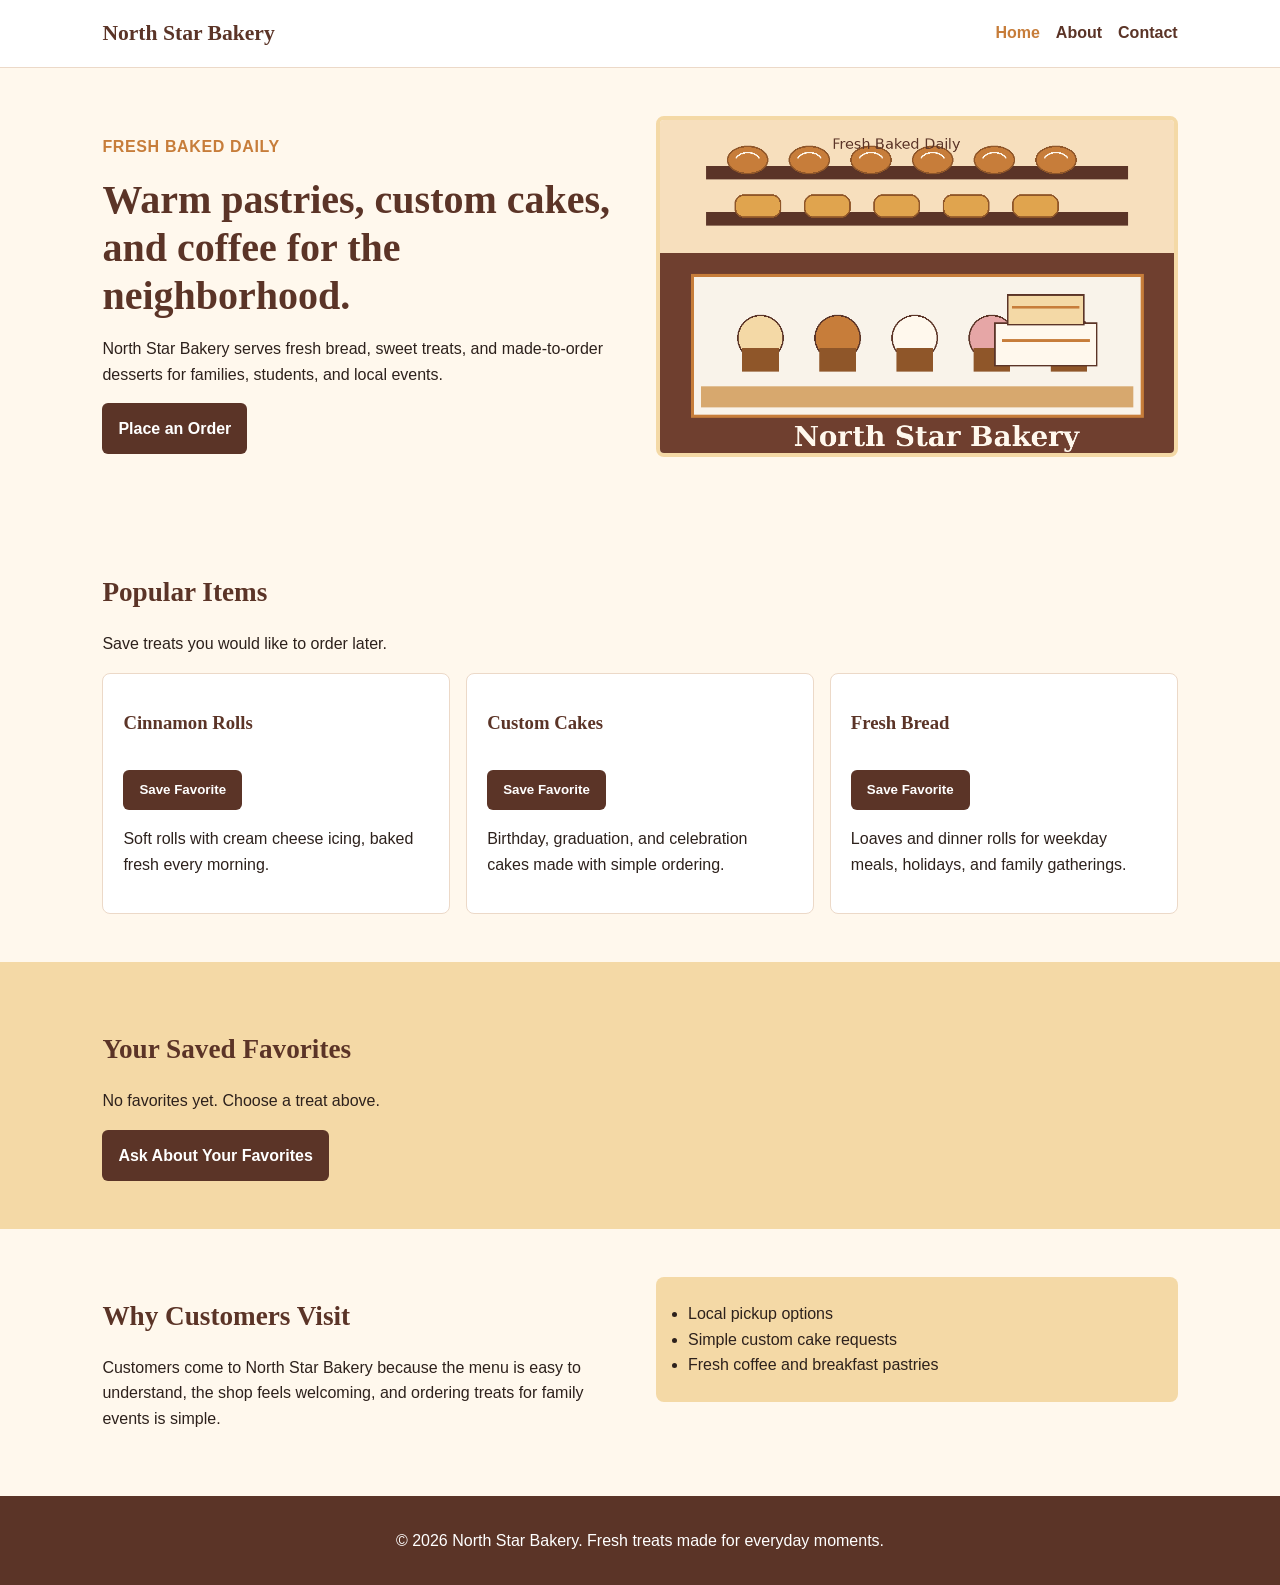
<file: index.html>
<!DOCTYPE html>
<html lang="en">
<head>
  <meta charset="UTF-8">
  <meta name="viewport" content="width=device-width, initial-scale=1.0">
  <title>North Star Bakery</title>
  <link rel="stylesheet" href="style.css">
  <script src="script.js" defer></script>
</head>
<body>
  <header>
    <nav class="navbar" aria-label="Primary navigation">
      <a class="logo" href="index.html">North Star Bakery</a>
      <div class="nav-links">
        <a href="index.html" aria-current="page">Home</a>
        <a href="about.html">About</a>
        <a href="contact.html">Contact</a>
      </div>
    </nav>
  </header>

  <main>
    <section class="hero">
      <div class="hero-text">
        <p class="eyebrow">Fresh baked daily</p>
        <h1>Warm pastries, custom cakes, and coffee for the neighborhood.</h1>
        <p>North Star Bakery serves fresh bread, sweet treats, and made-to-order desserts for families, students, and local events.</p>
        <a class="button" href="contact.html">Place an Order</a>
      </div>
      <img src="assets/bakery-counter.png" alt="Bakery counter with bread, cupcakes, and a cake on display">
    </section>

    <section class="section">
      <h2>Popular Items</h2>
      <p>Save treats you would like to order later.</p>
      <p id="favorites-status" role="status" aria-live="polite"></p>
      <div class="card-grid" id="product-list">
        <article class="card">
          <h3>Cinnamon Rolls</h3>
          <button type="button" data-favorite="rolls" aria-pressed="false" aria-label="Save Cinnamon Rolls as a favorite">Save Favorite</button>
          <p>Soft rolls with cream cheese icing, baked fresh every morning.</p>
        </article>
        <article class="card">
          <h3>Custom Cakes</h3>
          <button type="button" data-favorite="cakes" aria-pressed="false" aria-label="Save Custom Cakes as a favorite">Save Favorite</button>
          <p>Birthday, graduation, and celebration cakes made with simple ordering.</p>
        </article>
        <article class="card">
          <h3>Fresh Bread</h3>
          <button type="button" data-favorite="bread" aria-pressed="false" aria-label="Save Fresh Bread as a favorite">Save Favorite</button>
          <p>Loaves and dinner rolls for weekday meals, holidays, and family gatherings.</p>
        </article>
      </div>
    </section>

    <section class="section favorites-panel" aria-labelledby="favorites-title">
      <h2 id="favorites-title">Your Saved Favorites</h2>
      <p id="favorites-empty">No favorites yet. Choose a treat above.</p>
      <ul id="favorites-list"></ul>
      <a href="contact.html" class="button">Ask About Your Favorites</a>
    </section>

    <section class="section split">
      <div>
        <h2>Why Customers Visit</h2>
        <p>Customers come to North Star Bakery because the menu is easy to understand, the shop feels welcoming, and ordering treats for family events is simple.</p>
      </div>
      <ul class="feature-list">
        <li>Local pickup options</li>
        <li>Simple custom cake requests</li>
        <li>Fresh coffee and breakfast pastries</li>
      </ul>
    </section>
  </main>

  <footer>
    <p>&copy; 2026 North Star Bakery. Fresh treats made for everyday moments.</p>
  </footer>
</body>
</html>
</file>
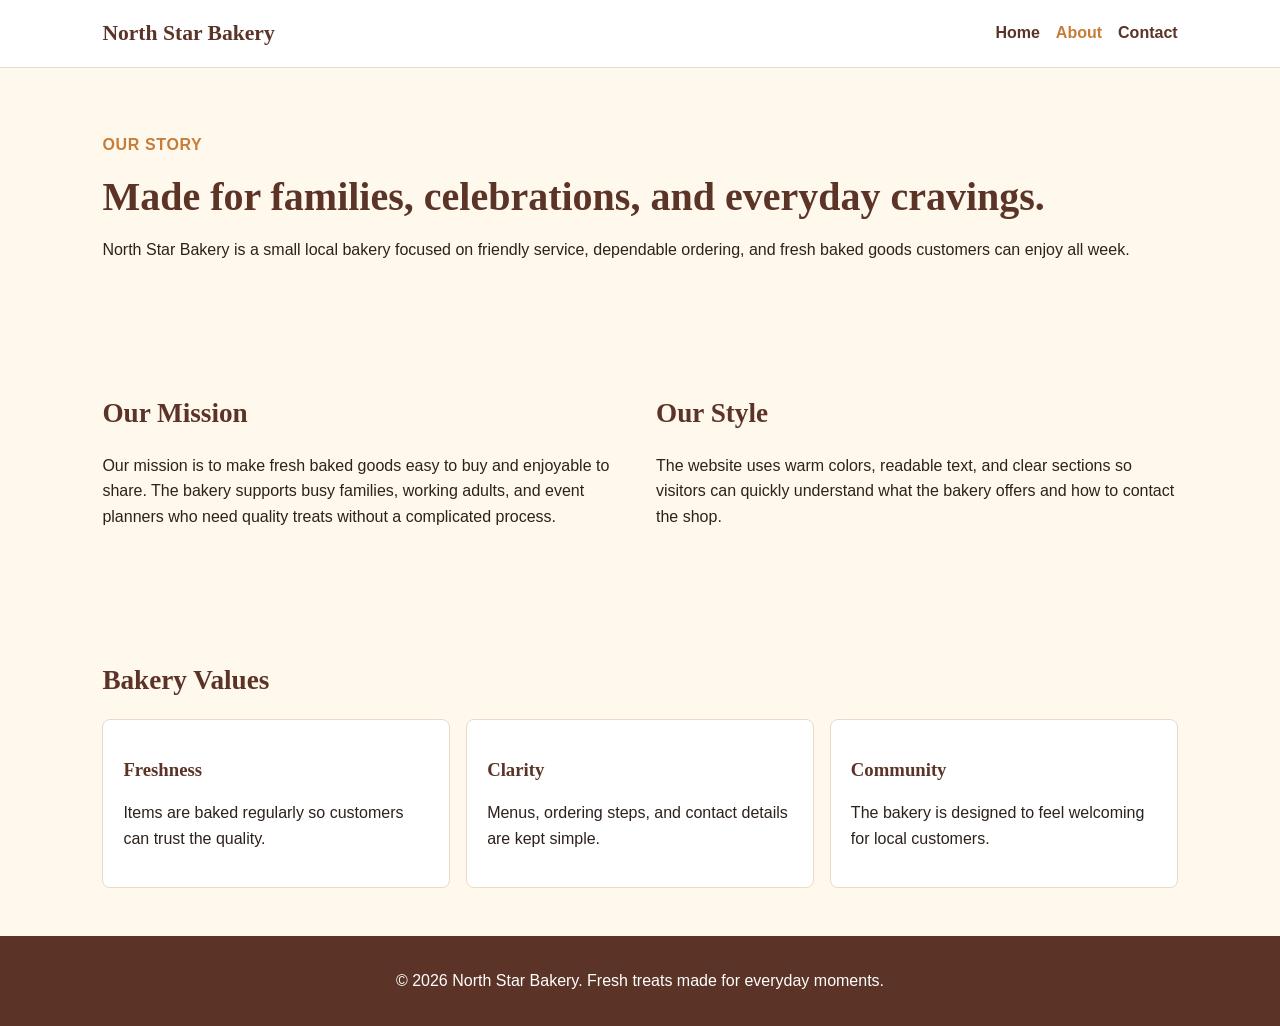
<file: about.html>
<!DOCTYPE html>
<html lang="en">
<head>
  <meta charset="UTF-8">
  <meta name="viewport" content="width=device-width, initial-scale=1.0">
  <title>About North Star Bakery</title>
  <link rel="stylesheet" href="style.css">
</head>
<body>
  <header>
    <nav class="navbar" aria-label="Primary navigation">
      <a class="logo" href="index.html">North Star Bakery</a>
      <div class="nav-links">
        <a href="index.html">Home</a>
        <a href="about.html" aria-current="page">About</a>
        <a href="contact.html">Contact</a>
      </div>
    </nav>
  </header>

  <main>
    <section class="page-header">
      <p class="eyebrow">Our story</p>
      <h1>Made for families, celebrations, and everyday cravings.</h1>
      <p>North Star Bakery is a small local bakery focused on friendly service, dependable ordering, and fresh baked goods customers can enjoy all week.</p>
    </section>

    <section class="section split">
      <div>
        <h2>Our Mission</h2>
        <p>Our mission is to make fresh baked goods easy to buy and enjoyable to share. The bakery supports busy families, working adults, and event planners who need quality treats without a complicated process.</p>
      </div>
      <div>
        <h2>Our Style</h2>
        <p>The website uses warm colors, readable text, and clear sections so visitors can quickly understand what the bakery offers and how to contact the shop.</p>
      </div>
    </section>

    <section class="section">
      <h2>Bakery Values</h2>
      <div class="card-grid">
        <article class="card">
          <h3>Freshness</h3>
          <p>Items are baked regularly so customers can trust the quality.</p>
        </article>
        <article class="card">
          <h3>Clarity</h3>
          <p>Menus, ordering steps, and contact details are kept simple.</p>
        </article>
        <article class="card">
          <h3>Community</h3>
          <p>The bakery is designed to feel welcoming for local customers.</p>
        </article>
      </div>
    </section>
  </main>

  <footer>
    <p>&copy; 2026 North Star Bakery. Fresh treats made for everyday moments.</p>
  </footer>
</body>
</html>
</file>
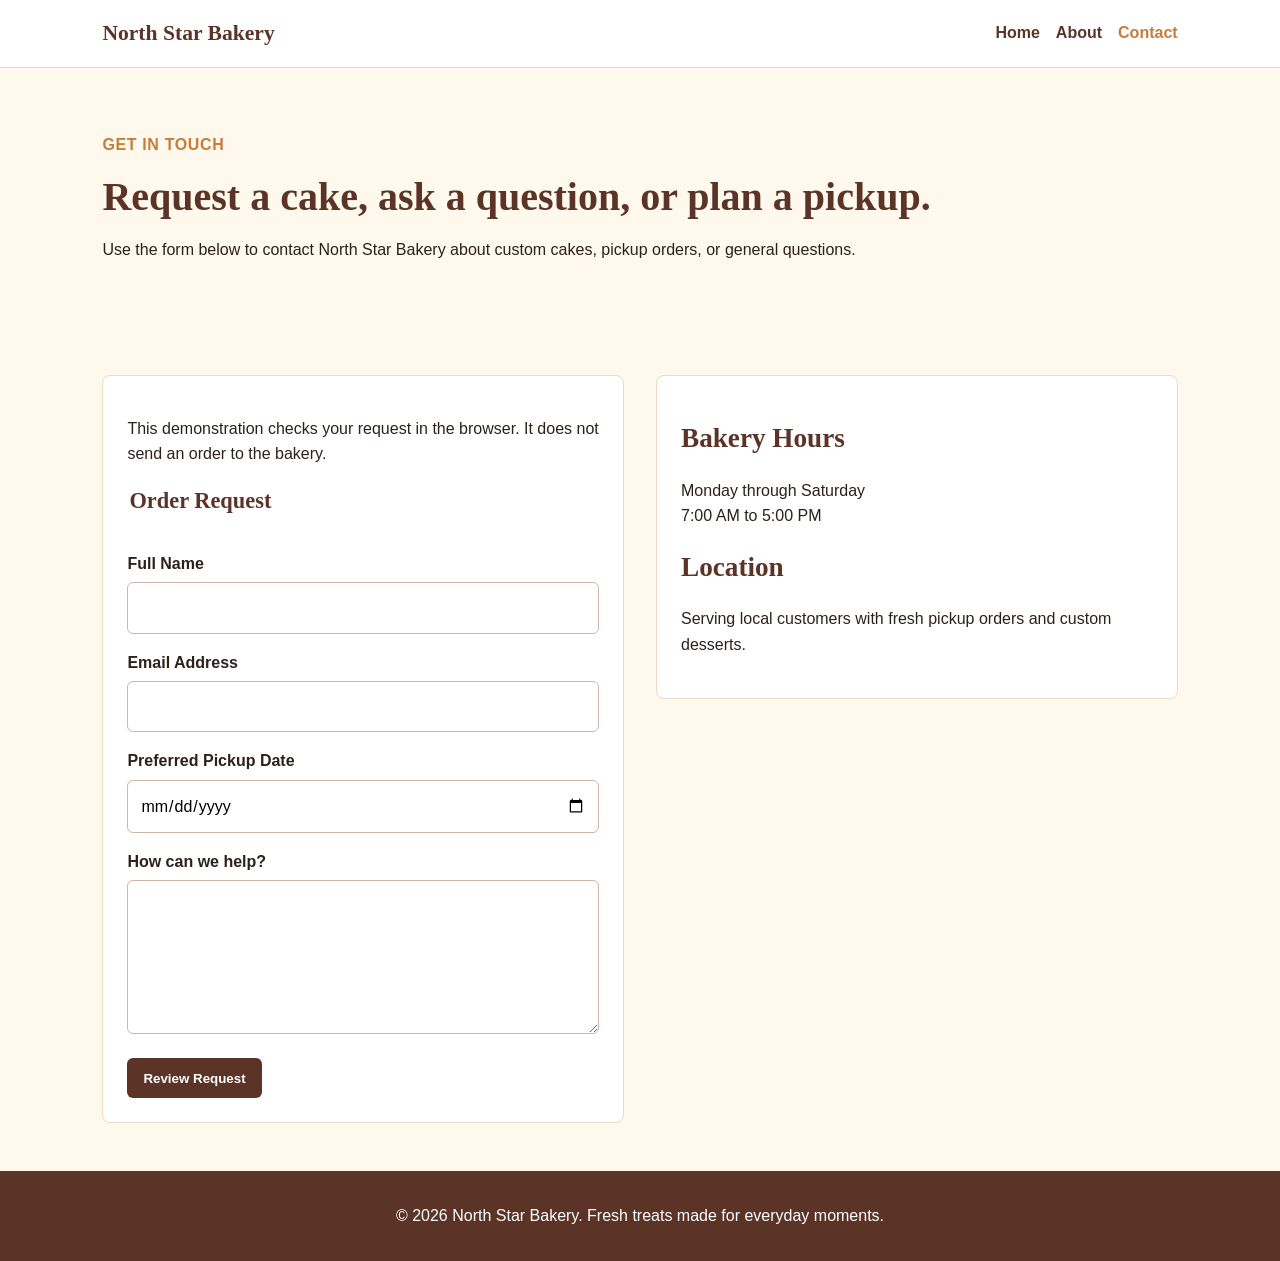
<file: contact.html>
<!DOCTYPE html>
<html lang="en">
<head>
  <meta charset="UTF-8">
  <meta name="viewport" content="width=device-width, initial-scale=1.0">
  <title>Contact North Star Bakery</title>
  <link rel="stylesheet" href="style.css">
  <script src="script.js" defer></script>
</head>
<body>
  <header>
    <nav class="navbar" aria-label="Primary navigation">
      <a class="logo" href="index.html">North Star Bakery</a>
      <div class="nav-links">
        <a href="index.html">Home</a>
        <a href="about.html">About</a>
        <a href="contact.html" aria-current="page">Contact</a>
      </div>
    </nav>
  </header>

  <main>
    <section class="page-header">
      <p class="eyebrow">Get in touch</p>
      <h1>Request a cake, ask a question, or plan a pickup.</h1>
      <p>Use the form below to contact North Star Bakery about custom cakes, pickup orders, or general questions.</p>
    </section>

    <section class="section contact-layout">
      <form action="#" method="post" id="order-form">
        <p>This demonstration checks your request in the browser. It does not send an order to the bakery.</p>
        <noscript><p>Enable JavaScript to use the request preview.</p></noscript>
        <fieldset>
          <legend>Order Request</legend>

          <label for="full-name">Full Name</label>
          <input type="text" id="full-name" aria-describedby="full-name-error" name="full-name" required>
          <p class="field-error" id="full-name-error" aria-live="polite"></p>

          <label for="email">Email Address</label>
          <input type="email" id="email" aria-describedby="email-error" name="email" required>
          <p class="field-error" id="email-error" aria-live="polite"></p>

          <label for="pickup-date">Preferred Pickup Date</label>
          <input type="date" id="pickup-date" aria-describedby="pickup-date-error" name="pickup-date">
          <p class="field-error" id="pickup-date-error" aria-live="polite"></p>

          <label for="message">How can we help?</label>
          <textarea id="message" aria-describedby="message-error" name="message" rows="5" required></textarea>
          <p class="field-error" id="message-error" aria-live="polite"></p>

          <button type="submit">Review Request</button>
        </fieldset>
        <div id="form-result" role="status" aria-live="polite"></div>
      </form>

      <aside class="contact-card">
        <h2>Bakery Hours</h2>
        <p>Monday through Saturday<br>7:00 AM to 5:00 PM</p>
        <h2>Location</h2>
        <p>Serving local customers with fresh pickup orders and custom desserts.</p>
      </aside>
    </section>
  </main>

  <footer>
    <p>&copy; 2026 North Star Bakery. Fresh treats made for everyday moments.</p>
  </footer>
</body>
</html>
</file>
<file: style.css>
:root {
  --cream: #fff8ed;
  --brown: #5b3427;
  --caramel: #c77d3a;
  --soft-gold: #f4d9a6;
  --white: #ffffff;
  --text: #2d211c;
}

* {
  box-sizing: border-box;
}

body {
  margin: 0;
  font-family: Arial, Helvetica, sans-serif;
  background: var(--cream);
  color: var(--text);
  line-height: 1.6;
}

img {
  max-width: 100%;
  display: block;
}

.navbar {
  display: flex;
  justify-content: space-between;
  align-items: center;
  gap: 1rem;
  padding: 1rem 8%;
  background: var(--white);
  border-bottom: 1px solid #ecd9c8;
}

.logo {
  color: var(--brown);
  font-family: Georgia, "Times New Roman", serif;
  font-size: 1.35rem;
  font-weight: 700;
  text-decoration: none;
}

.nav-links {
  display: flex;
  gap: 1rem;
  flex-wrap: wrap;
}

.nav-links a {
  color: var(--brown);
  font-weight: 700;
  text-decoration: none;
}

.nav-links a:hover,
.nav-links a[aria-current="page"] {
  color: var(--caramel);
}

.hero,
.page-header,
.section {
  padding: 3rem 8%;
}

.hero {
  display: flex;
  align-items: center;
  gap: 2rem;
}

.hero-text,
.hero img {
  flex: 1 1 300px;
}

.hero img {
  border-radius: 8px;
  border: 4px solid var(--soft-gold);
}

h1,
h2,
h3 {
  font-family: Georgia, "Times New Roman", serif;
  color: var(--brown);
  line-height: 1.2;
}

h1 {
  font-size: 2.5rem;
  margin: 0.5rem 0 1rem;
}

h2 {
  font-size: 1.7rem;
}

.eyebrow {
  color: var(--caramel);
  font-weight: 700;
  letter-spacing: 0.04em;
  text-transform: uppercase;
}

.button,
button {
  display: inline-block;
  border: 0;
  border-radius: 6px;
  background: var(--brown);
  color: var(--white);
  cursor: pointer;
  font-weight: 700;
  padding: 0.8rem 1rem;
  text-decoration: none;
}

.button:hover,
button:hover {
  background: var(--caramel);
}

.card-grid {
  display: flex;
  gap: 1rem;
  flex-wrap: wrap;
}

.card {
  flex: 1 1 220px;
  background: var(--white);
  border: 1px solid #ecd9c8;
  border-radius: 8px;
  padding: 1.25rem;
}

.split,
.contact-layout {
  display: flex;
  gap: 2rem;
  align-items: flex-start;
}

.split > *,
.contact-layout > * {
  flex: 1 1 300px;
}

.feature-list {
  background: var(--soft-gold);
  border-radius: 8px;
  margin: 0;
  padding: 1.5rem 1.5rem 1.5rem 2rem;
}

form,
.contact-card {
  background: var(--white);
  border: 1px solid #ecd9c8;
  border-radius: 8px;
  padding: 1.5rem;
}

fieldset {
  border: 0;
  margin: 0;
  padding: 0;
}

legend {
  color: var(--brown);
  font-family: Georgia, "Times New Roman", serif;
  font-size: 1.4rem;
  font-weight: 700;
  margin-bottom: 1rem;
}

label {
  display: block;
  font-weight: 700;
  margin-top: 1rem;
}

input,
textarea {
  width: 100%;
  border: 1px solid #cdb7a8;
  border-radius: 6px;
  font: inherit;
  margin-top: 0.35rem;
  padding: 0.75rem;
}

button {
  margin-top: 1rem;
}

footer {
  background: var(--brown);
  color: var(--white);
  padding: 1rem 8%;
  text-align: center;
}

@media (max-width: 720px) {
  .navbar,
  .hero,
  .split,
  .contact-layout {
    flex-direction: column;
  }

  .navbar {
    align-items: flex-start;
  }

  h1 {
    font-size: 2rem;
  }

  .hero,
  .page-header,
  .section {
    padding: 2rem 6%;
  }
}

/* Touchstone 4 interactive states and accessible feedback. */
button[aria-pressed="true"] { background: #674013; }
.favorites-panel { background: var(--soft-gold); }
.field-error { color: #9e2424; font-size: .95rem; margin: .3rem 0 0; }
.field-error:empty { display: none; }
[aria-invalid="true"] { border: 2px solid #9e2424; }
#form-result:not(:empty) { margin-top: 1rem; padding: 1rem; background: var(--cream); border-left: 4px solid var(--brown); }
:focus-visible { outline: 3px solid #7c4d18; outline-offset: 3px; }
.contact-layout > *, .split > * { min-width: 0; }
@media (max-width: 720px) {
  .contact-layout > *, .split > * { width: 100%; flex-basis: auto; }
}
.hero > * { min-width: 0; }
.hero img { width: 100%; height: auto; }
</file>
